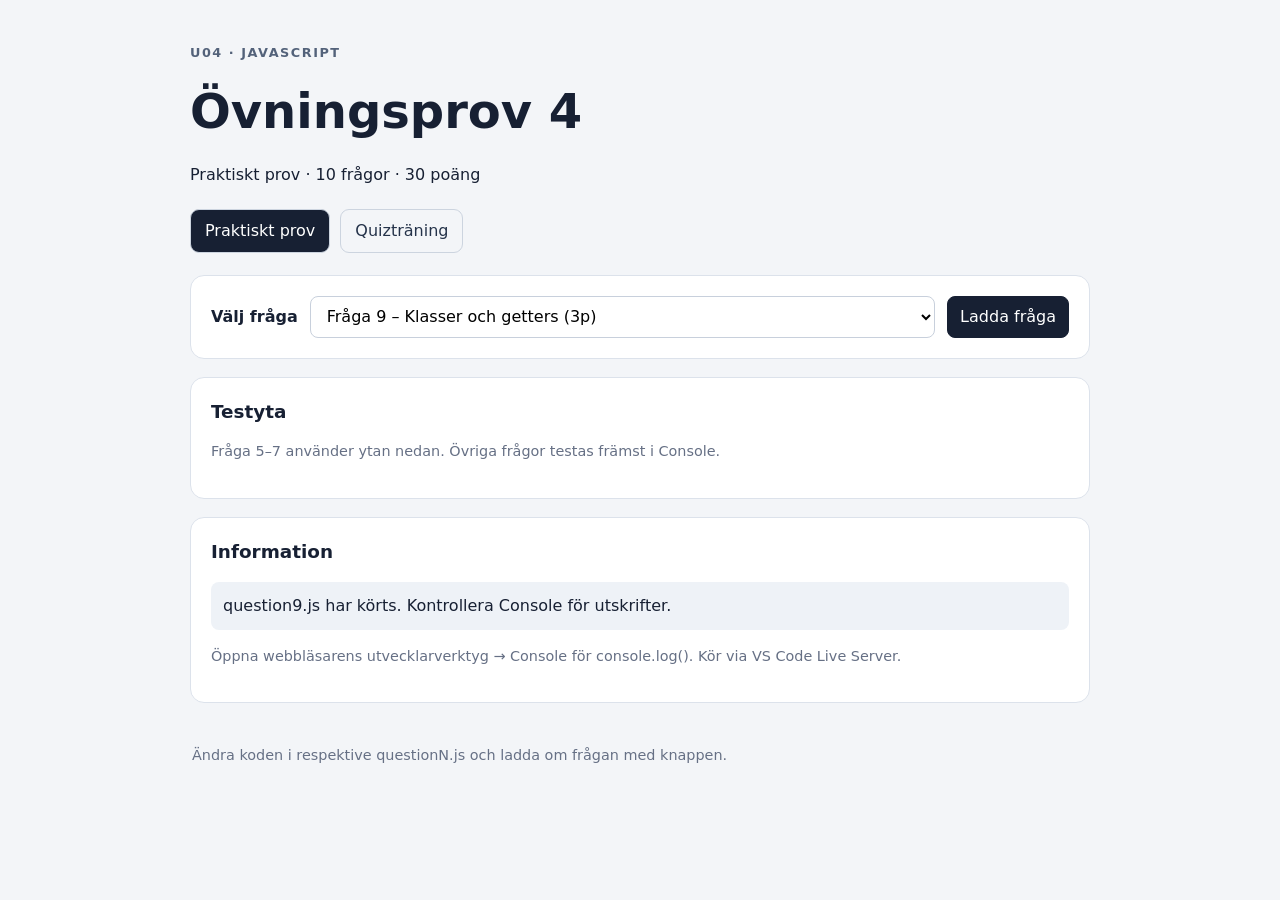
<file: index.html>
<!doctype html>
<html lang="sv">
  <head>
    <meta charset="utf-8" />
    <meta name="viewport" content="width=device-width,initial-scale=1" />
    <title>Övningsprov 4 – Praktiskt prov</title>
    <link rel="stylesheet" href="style.css" />
  </head>
  <body>
    <main>
      <header>
        <p class="eyebrow">U04 · JavaScript</p>
        <h1>Övningsprov 4</h1>
        <p>Praktiskt prov · 10 frågor · 30 poäng</p>
      </header>
      <nav>
        <a class="active" href="index.html">Praktiskt prov</a
        ><a href="quiz.html">Quizträning</a>
      </nav>
      <section class="panel selector">
        <label for="questionSelect">Välj fråga</label>
        <select id="questionSelect">
          <!-- <option value="1">Fråga 1 – Funktioner och villkor (3p)</option> -->
          <!-- <option value="2">Fråga 2 – map, filter och find (3p)</option> -->
          <!-- <option value="3">Fråga 3 – reduce (3p)</option> -->
          <!-- <option value="4">Fråga 4 – Spread, rest och immutability (3p)</option> -->
          <!-- <option value="5">Fråga 5 – DOM och rendering (3p)</option> -->
          <!-- <option value="6">Fråga 6 – DOM och event listeners (3p)</option> -->
          <!-- <option value="7">Fråga 7 – Fetch och async/await (4p)</option> -->
          <!-- <option value="8">Fråga 8 – Promise och async/await (2p)</option> -->
          <option value="9">Fråga 9 – Klasser och getters (3p)</option>
          <!-- <option value="10">Fråga 10 – ES-moduler (3p)</option> -->
        </select>
        <button id="loadButton" type="button">Ladda fråga</button>
      </section>
      <section class="panel">
        <h2>Testyta</h2>
        <p class="hint">
          Fråga 5–7 använder ytan nedan. Övriga frågor testas främst i Console.
        </p>
        <div id="status" role="status"></div>
        <ul id="products"></ul>
        <div id="actions"></div>
        <p id="actionResult"></p>
        <div id="posts"></div>
      </section>
      <section class="panel">
        <h2>Information</h2>
        <p id="output" aria-live="polite">
          Välj en fråga och klicka på ”Ladda fråga”.
        </p>
        <p class="hint">
          Öppna webbläsarens utvecklarverktyg → Console för console.log(). Kör
          via VS Code Live Server.
        </p>
      </section>
      <footer>
        <p>
          Ändra koden i respektive questionN.js och ladda om frågan med knappen.
        </p>
      </footer>
    </main>
    <script type="module" src="app.js"></script>
  </body>
</html>
</file>
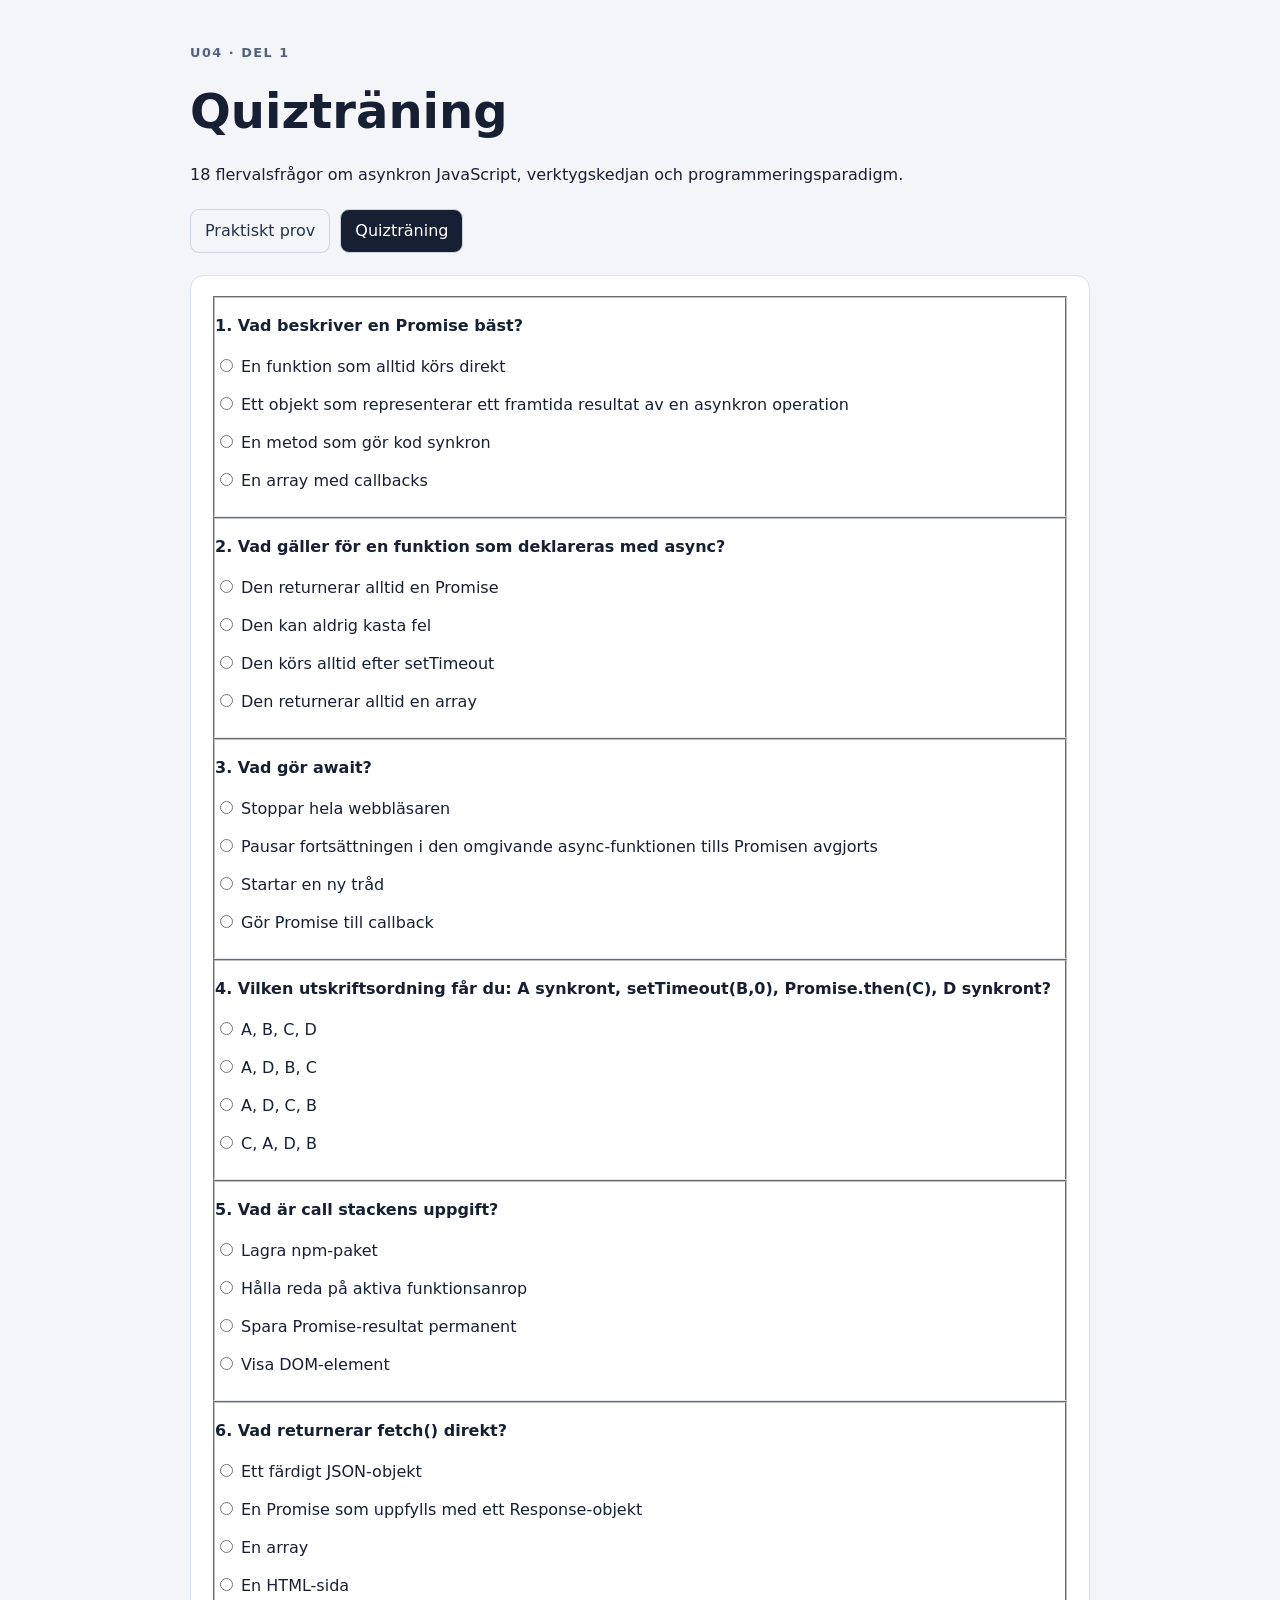
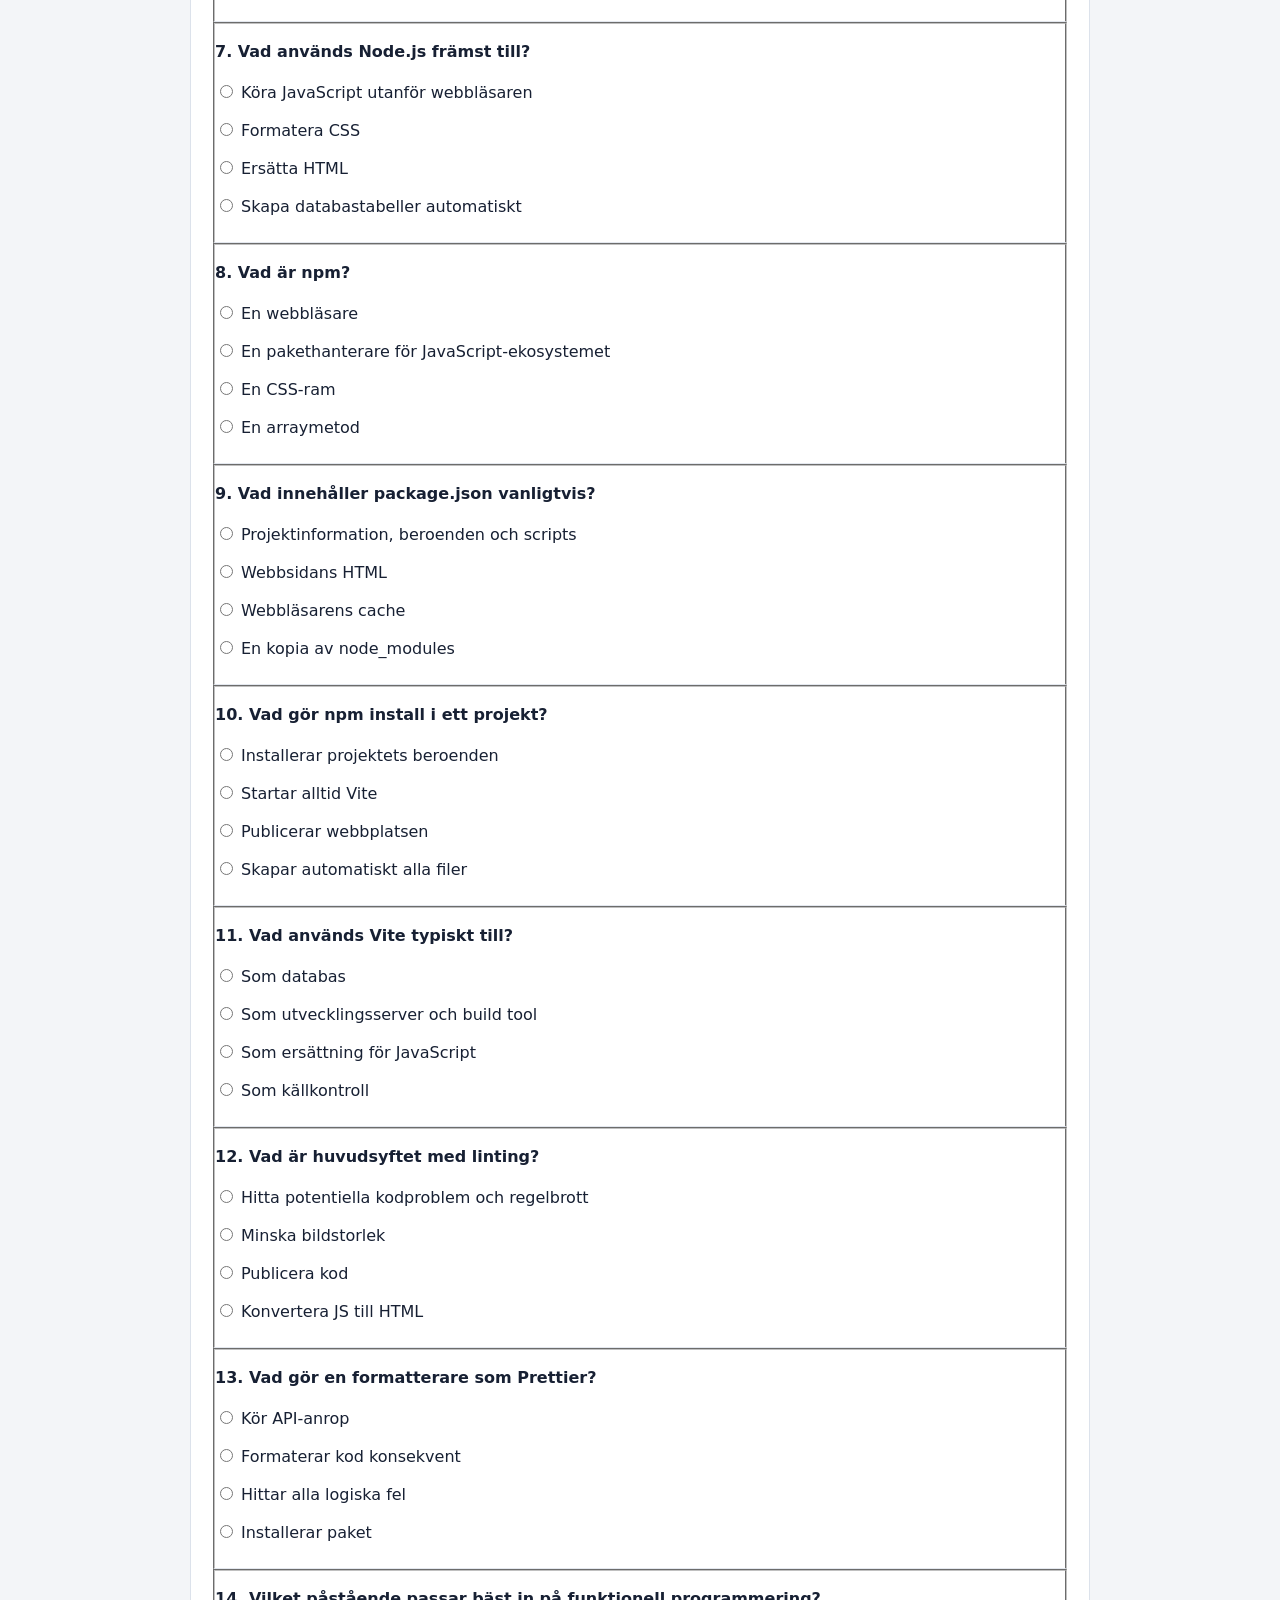
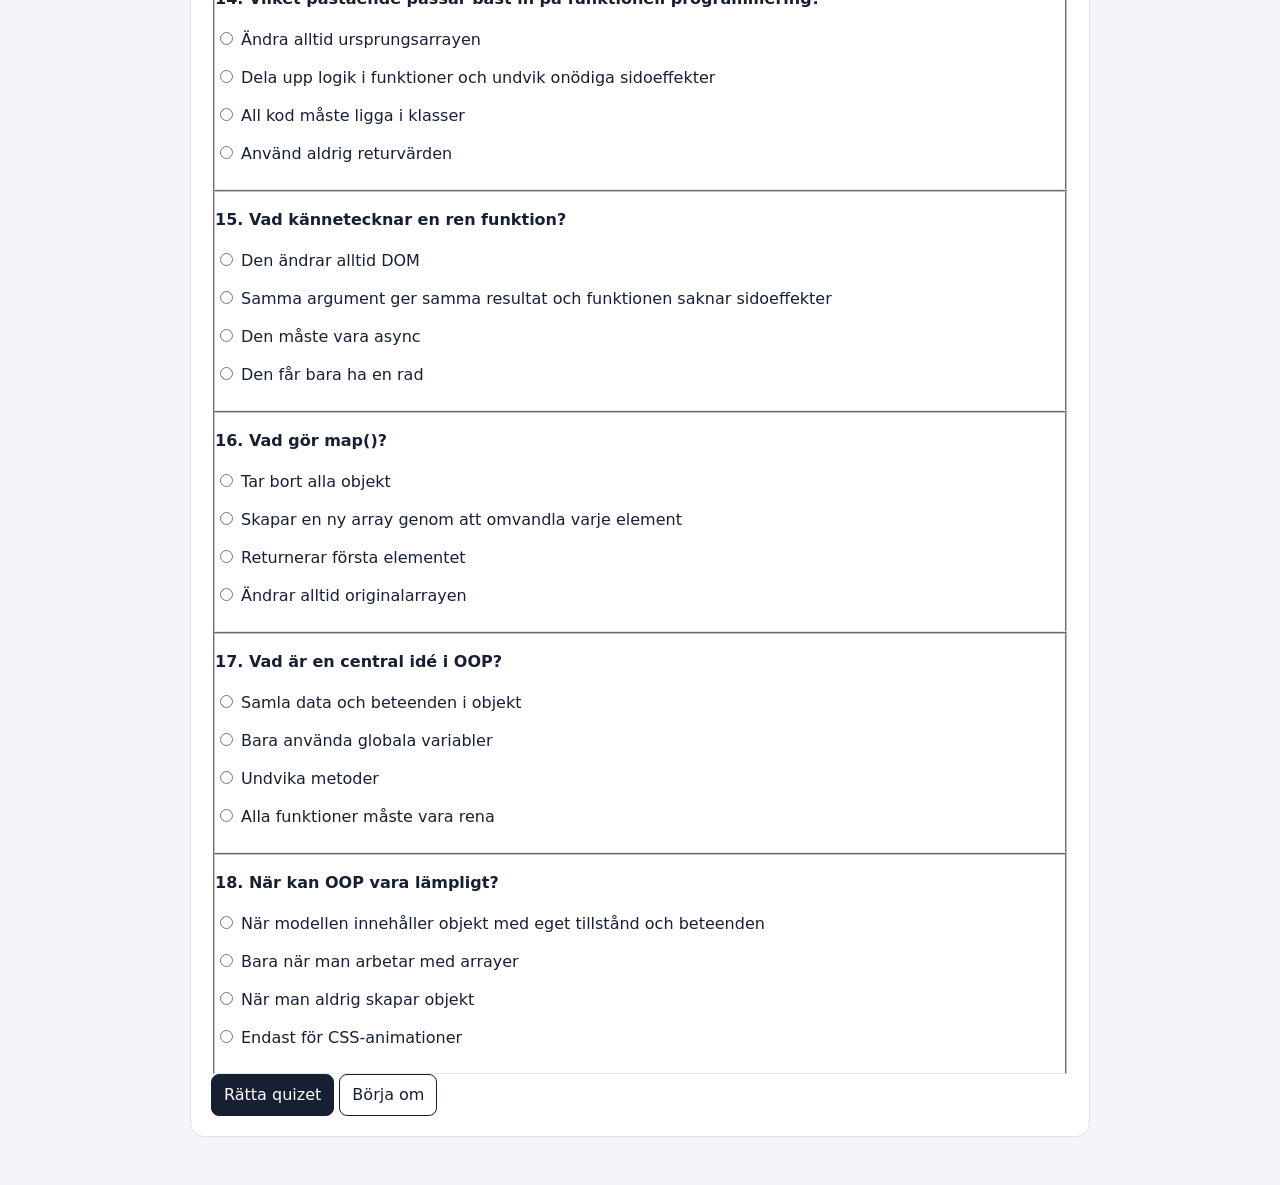
<file: quiz.html>
<!doctype html><html lang="sv"><head><meta charset="utf-8"><meta name="viewport" content="width=device-width,initial-scale=1"><title>Quizträning – Övningsprov 4</title><link rel="stylesheet" href="style.css">
<style>.question{padding:16px 0;border-bottom:1px solid #e4e8ef}.question h3{margin:0 0 10px;font-size:1rem}.answer{display:block;padding:7px 0;font-weight:400}.answer input{margin-right:8px}#quizResult{margin-top:18px;padding:16px;border-radius:10px;background:#eef2f7}#quizResult section{margin:12px 0}.correct{color:#137333}.incorrect{color:#b42318}.explanation{color:#596579;font-size:.92rem}</style></head>
<body><main><header><p class="eyebrow">U04 · Del 1</p><h1>Quizträning</h1><p>18 flervalsfrågor om asynkron JavaScript, verktygskedjan och programmeringsparadigm.</p></header>
<nav><a href="index.html">Praktiskt prov</a><a class="active" href="quiz.html">Quizträning</a></nav>
<form id="quizForm" class="panel"><div id="quizQuestions"></div><button type="submit">Rätta quizet</button> <button type="button" id="resetQuiz" style="background:white;color:#172033">Börja om</button><div id="quizResult" aria-live="polite" hidden></div></form></main><script type="module" src="quiz.js"></script></body></html>
</file>
<file: style.css>
*{box-sizing:border-box}body{margin:0;padding:30px 18px;background:#f3f5f8;color:#172033;font:16px/1.5 system-ui,sans-serif}main{width:min(900px,100%);margin:auto}header{margin-bottom:22px}.eyebrow{color:#53627a;font-size:.8rem;font-weight:700;letter-spacing:.12em;text-transform:uppercase}h1{margin:0;font-size:clamp(2rem,6vw,3rem)}h2{margin-top:0;font-size:1.15rem}nav{display:flex;gap:10px;margin:22px 0}nav a{padding:9px 14px;border:1px solid #ccd4df;border-radius:9px;color:#25334a;text-decoration:none}nav a.active{background:#172033;color:white}.panel{padding:20px;margin:18px 0;background:white;border:1px solid #dce2eb;border-radius:14px}.selector{display:flex;flex-wrap:wrap;align-items:center;gap:12px}label{font-weight:650}select,button{min-height:42px;border:1px solid #c8d0dc;border-radius:8px;padding:8px 12px;font:inherit}select{flex:1;min-width:240px;background:white}button{cursor:pointer;background:#172033;color:white;border-color:#172033}button:focus-visible,select:focus-visible,a:focus-visible,input:focus-visible{outline:3px solid #91b8ff;outline-offset:2px}.hint,footer{color:#667085;font-size:.9rem}#output{padding:12px;background:#eef2f7;border-radius:8px}#products li{padding:9px;margin:7px 0}#actions{display:flex;flex-wrap:wrap;gap:8px}#status:empty,#actionResult:empty{display:none}#status{padding:10px;margin:12px 0;background:#eef2f7;border-radius:8px}#posts article{padding:12px 0;border-bottom:1px solid #e4e8ef}footer{padding:10px 2px}
</file>
